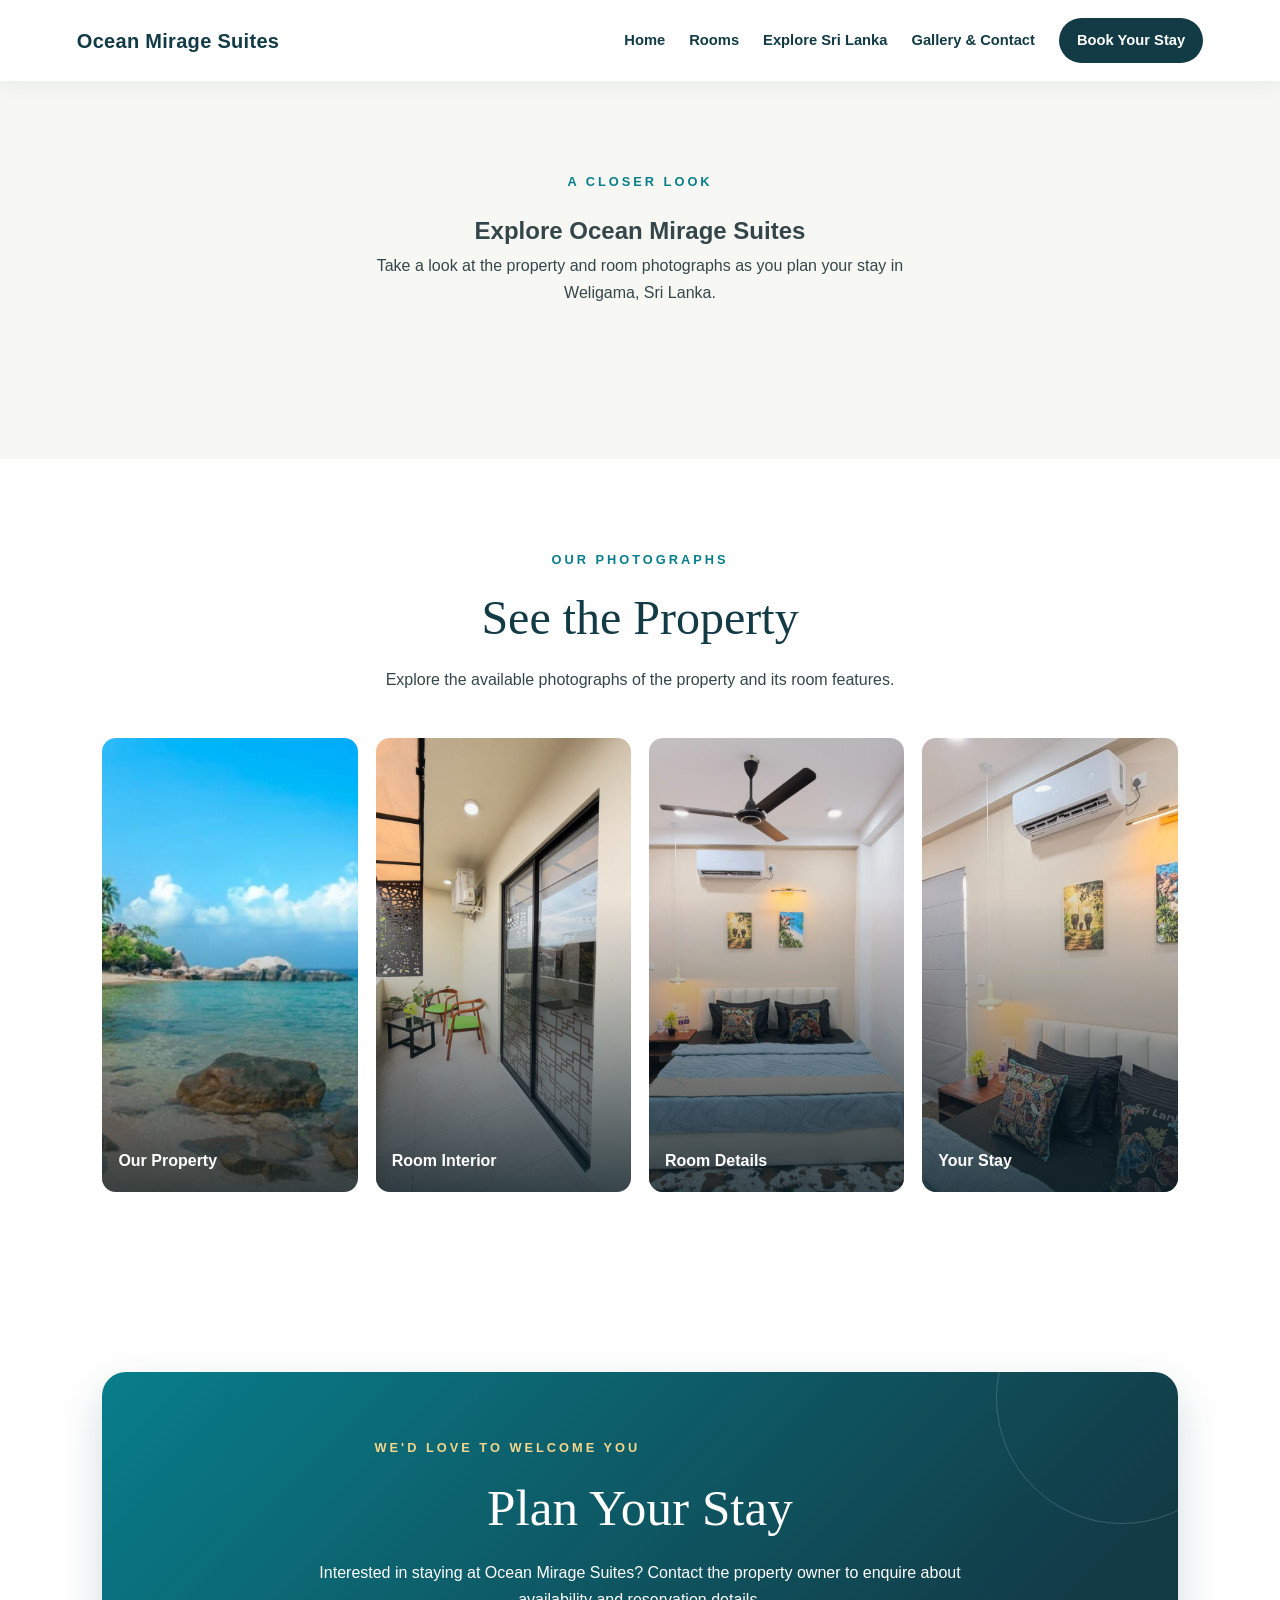
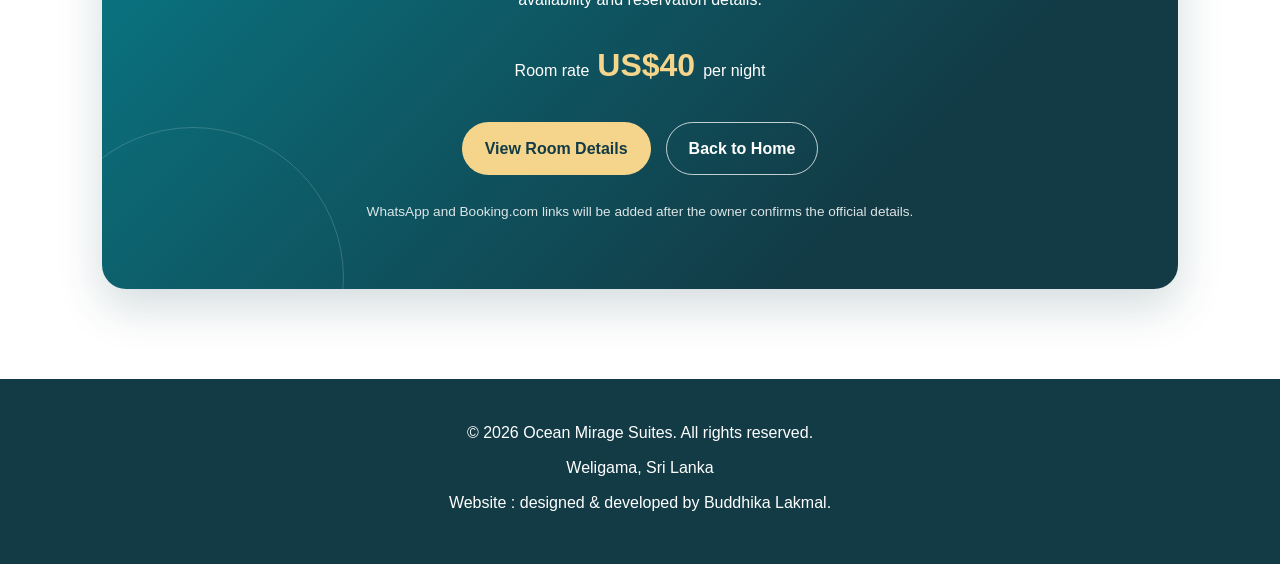
<file: gallery.html>
<!DOCTYPE html>
<html lang="en">
<head>
    <meta charset="UTF-8">
    <meta name="viewport" content="width=device-width, initial-scale=1.0">

    <meta name="description" content="View photographs of Ocean Mirage Suites and find out how to enquire about a stay in Weligama, Sri Lanka.">

    <title>Gallery &amp; Contact | Ocean Mirage Suites</title>

    <link rel="stylesheet" href="css/style.css">
    <link rel="stylesheet" href="css/responsive.css">
    <script src="js/main.js" defer></script>
</head>

<body>

    <header class="site-header">
        
<nav class="site-nav" aria-label="Main navigation">

    <a href="index.html" class="logo">Ocean Mirage Suites</a>

    <button
        class="menu-toggle"
        type="button"
        aria-label="Open navigation menu"
        aria-expanded="false"
        aria-controls="primary-menu"
    >
        ☰
    </button>

    <ul class="nav-links" id="primary-menu">
        <li><a href="index.html">Home</a></li>
        <li><a href="rooms.html">Rooms</a></li>
        <li><a href="explore.html">Explore Sri Lanka</a></li>
        <li><a href="gallery.html">Gallery &amp; Contact</a></li>
        <li><a href="index.html#contact">Book Your Stay</a></li>
    </ul>

</nav>

    </header>

    <main>

        <!-- Page Introduction -->
        <section class="section-heading">
            <p class="section-label">A CLOSER LOOK</p>

            <h1>Explore Ocean Mirage Suites</h1>

            <p>
                Take a look at the property and room photographs
                as you plan your stay in Weligama, Sri Lanka.
            </p>
        </section>

        <!-- Property Gallery -->
        <section class="gallery-preview-section">
            <div class="section-heading">
                <p class="section-label">OUR PHOTOGRAPHS</p>
                <h2>See the Property</h2>
                <p>
                    Explore the available photographs of the property
                    and its room features.
                </p>
            </div>

            <div class="gallery-grid">

                <a href="images/property/hero.jpg" class="gallery-item">
                    <img
                        src="images/property/hero.jpg"
                        alt="Ocean Mirage Suites property"
                        loading="lazy"
                    >
                    <span>Our Property</span>
                </a>

                <a href="images/rooms/room-1.jpg" class="gallery-item">
                    <img
                        src="images/rooms/room-1.jpg"
                        alt="Guest room at Ocean Mirage Suites"
                        loading="lazy"
                    >
                    <span>Room Interior</span>
                </a>

                <a href="images/rooms/room-2.jpg" class="gallery-item">
                    <img
                        src="images/rooms/room-2.jpg"
                        alt="Another view of the guest room"
                        loading="lazy"
                    >
                    <span>Room Details</span>
                </a>

                <a href="images/rooms/room-3.jpg" class="gallery-item">
                    <img
                        src="images/rooms/room-3.jpg"
                        alt="Additional accommodation photograph"
                        loading="lazy"
                    >
                    <span>Your Stay</span>
                </a>

            </div>
        </section>

        <!-- Contact and Booking Information -->
        <section class="booking-section" id="contact">
            <div class="booking-panel">
                <p class="booking-label">WE'D LOVE TO WELCOME YOU</p>

                <h2>Plan Your Stay</h2>

                <p class="booking-description">
                    Interested in staying at Ocean Mirage Suites?
                    Contact the property owner to enquire about
                    availability and reservation details.
                </p>

                <div class="booking-price">
                    <span>Room rate</span>
                    <strong>US$40</strong>
                    <span>per night</span>
                </div>

                <div class="booking-actions">
                    <a href="rooms.html" class="booking-button">
                        View Room Details
                    </a>

                    <a href="index.html" class="booking-outline-button">
                        Back to Home
                    </a>
                </div>

                <p class="booking-note">
                    WhatsApp and Booking.com links will be added
                    after the owner confirms the official details.
                </p>
            </div>
        </section>

    </main>

    <footer class="site-footer">

        <p>
            &copy; 2026 Ocean Mirage Suites.
            All rights reserved.
        </p>

        <p>Weligama, Sri Lanka</p>

         <p class="developer-credit">
        Website : designed &amp; developed by Buddhika Lakmal.
        </p>

    </footer>

</body>
</html>
</file>
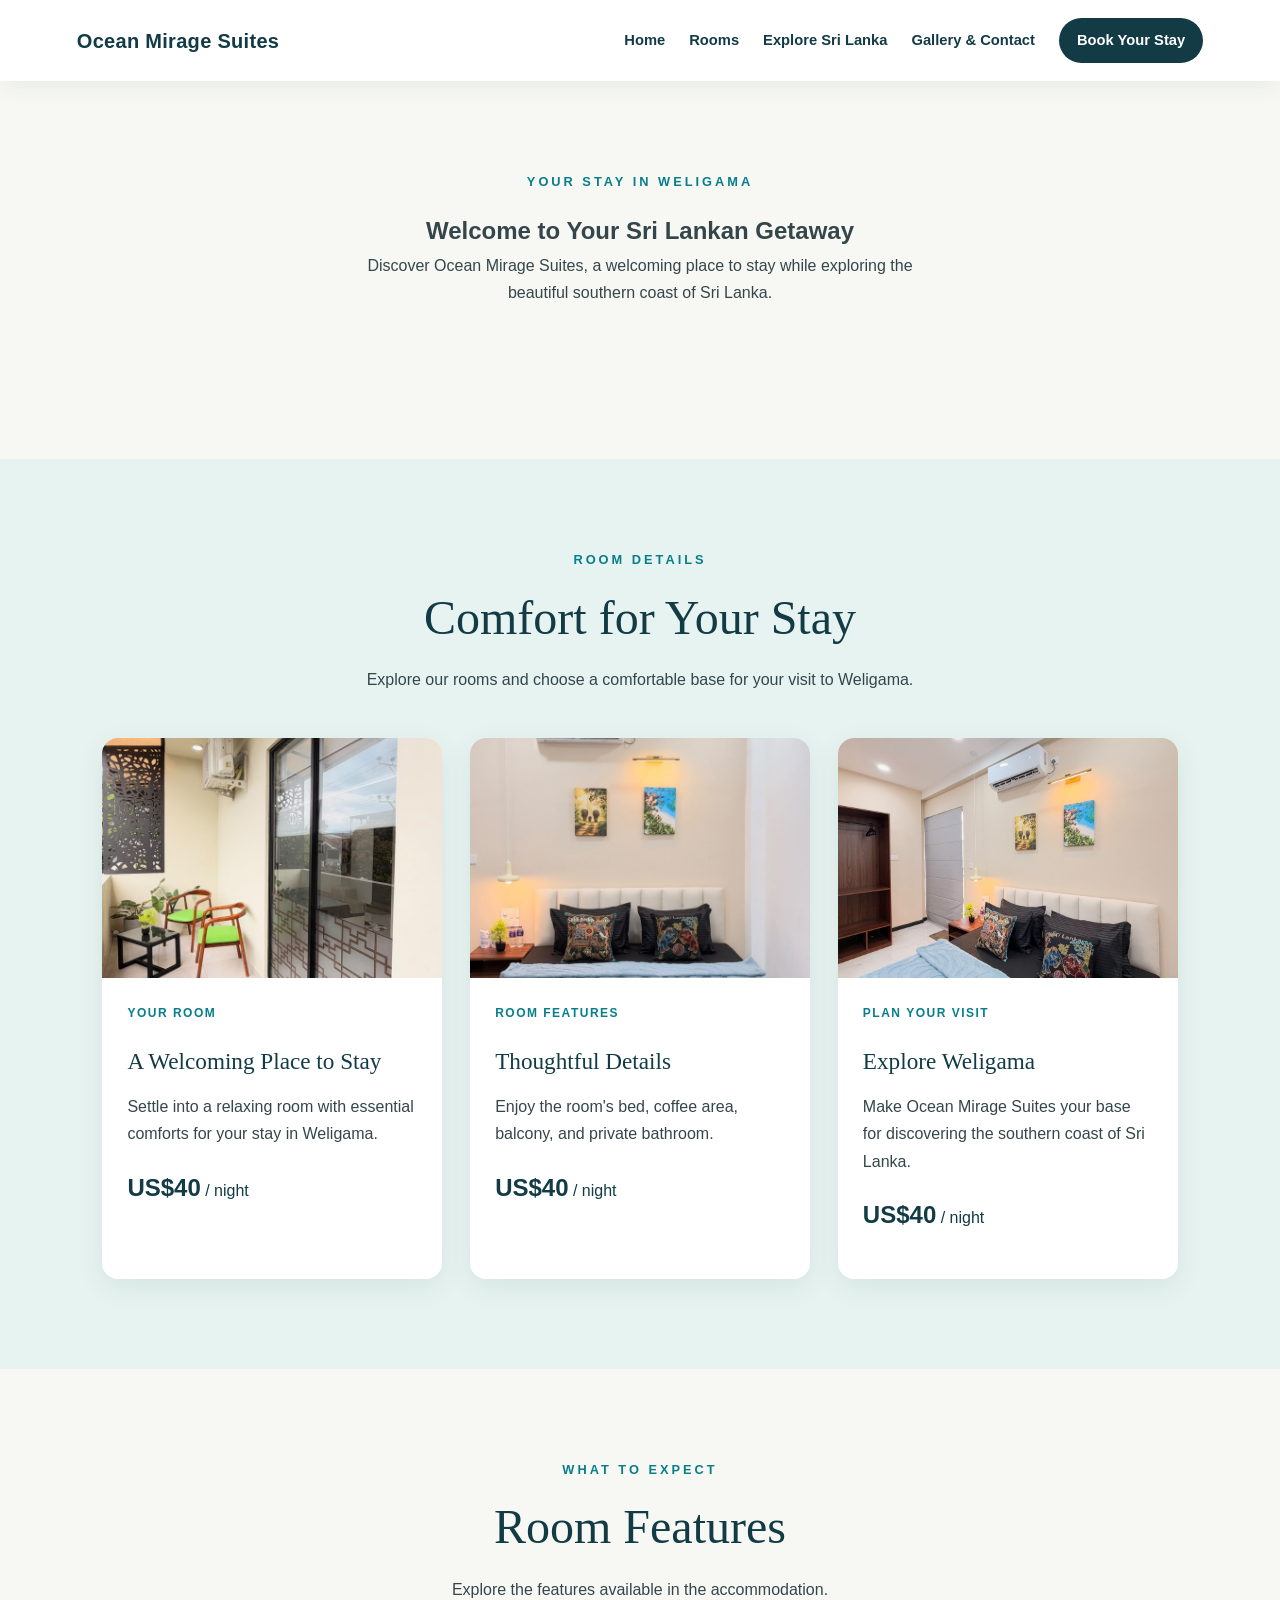
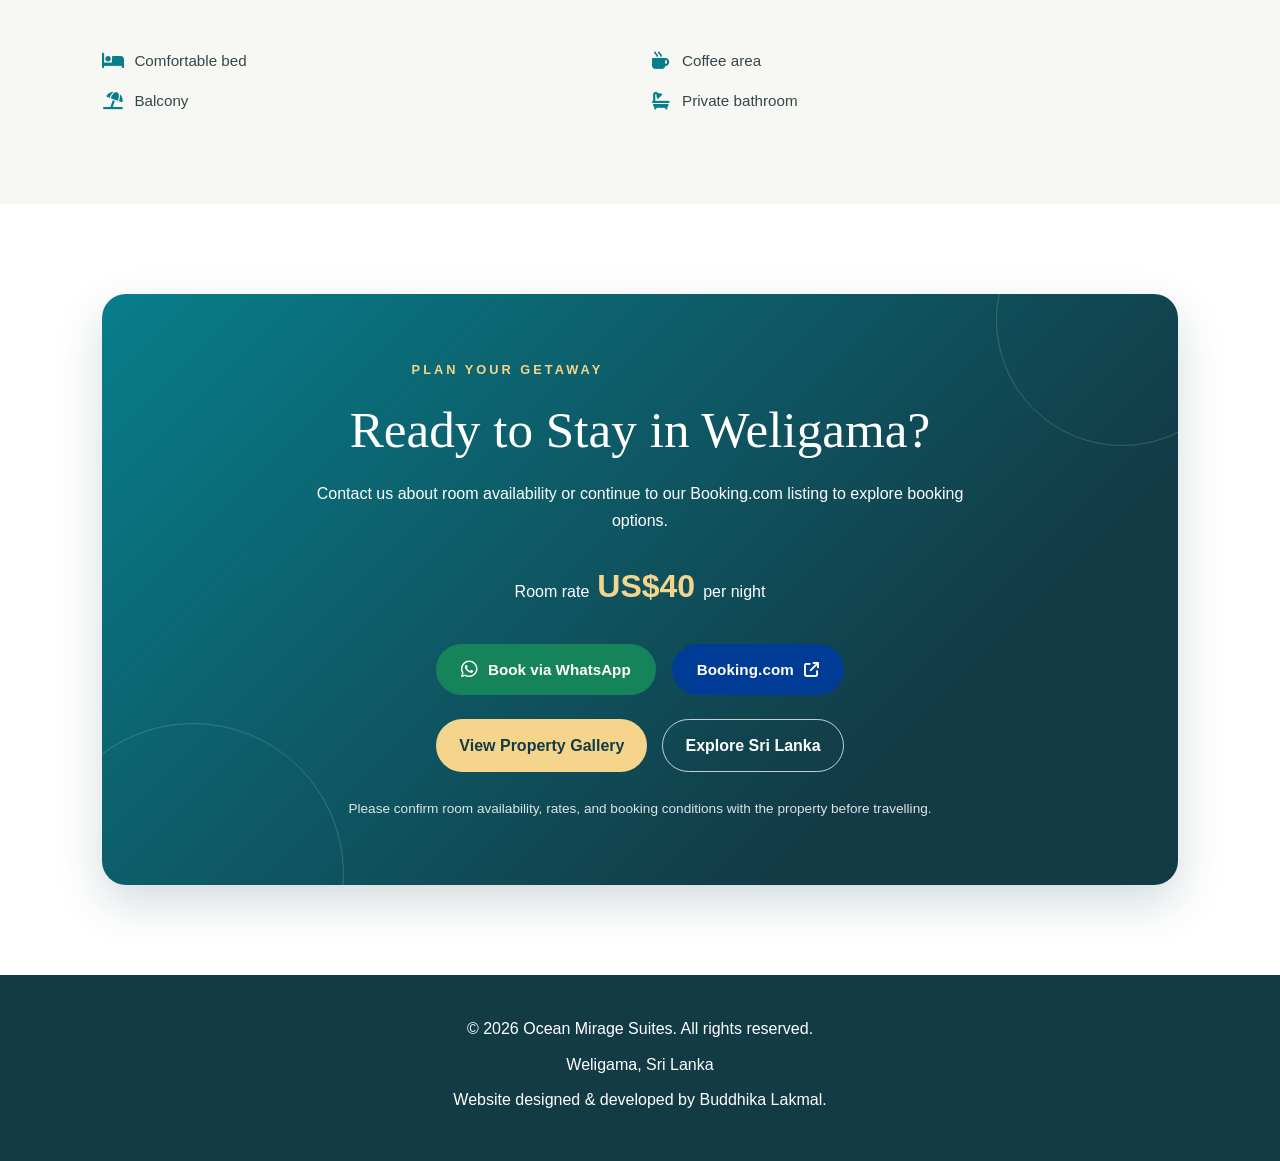
<file: rooms.html>
<!DOCTYPE html>
<html lang="en">

<head>
    <meta charset="UTF-8">
    <meta name="viewport" content="width=device-width, initial-scale=1.0">

    <meta
        name="description"
        content="Discover rooms, facilities, and booking options at Ocean Mirage Suites in Weligama, Sri Lanka."
    >

    <title>Our Rooms | Ocean Mirage Suites</title>

    <link rel="stylesheet" href="css/style.css">
    <link rel="stylesheet" href="css/responsive.css">

    <link
        rel="stylesheet"
        href="https://cdnjs.cloudflare.com/ajax/libs/font-awesome/6.7.2/css/all.min.css"
    >

    <script src="js/main.js" defer></script>
</head>

<body>

    <!-- HEADER -->
    <header class="site-header">

        <nav class="site-nav" aria-label="Main navigation">

            <a href="index.html" class="logo">
                Ocean Mirage Suites
            </a>

            <button
                class="menu-toggle"
                type="button"
                aria-label="Open navigation menu"
                aria-expanded="false"
                aria-controls="primary-menu"
            >
                ☰
            </button>

            <ul class="nav-links" id="primary-menu">
                <li><a href="index.html">Home</a></li>
                <li><a href="rooms.html" aria-current="page">Rooms</a></li>
                <li><a href="explore.html">Explore Sri Lanka</a></li>
                <li><a href="gallery.html">Gallery &amp; Contact</a></li>
                <li><a href="index.html#contact">Book Your Stay</a></li>
            </ul>

        </nav>

    </header>


    <main>

        <!-- PAGE INTRODUCTION -->
        <section class="section-heading">

            <p class="section-label">YOUR STAY IN WELIGAMA</p>

            <h1>Welcome to Your Sri Lankan Getaway</h1>

            <p>
                Discover Ocean Mirage Suites, a welcoming place to stay
                while exploring the beautiful southern coast of Sri Lanka.
            </p>

        </section>


        <!-- ROOM DETAILS -->
        <section class="featured-rooms-section">

            <div class="section-heading">

                <p class="section-label">ROOM DETAILS</p>

                <h2>Comfort for Your Stay</h2>

                <p>
                    Explore our rooms and choose a comfortable base
                    for your visit to Weligama.
                </p>

            </div>


            <div class="room-grid">

                <article class="room-card">

                    <img
                        src="images/rooms/room-1.jpg"
                        alt="Guest room at Ocean Mirage Suites"
                        loading="lazy"
                    >

                    <div class="room-card-content">

                        <p class="room-category">YOUR ROOM</p>

                        <h3>A Welcoming Place to Stay</h3>

                        <p>
                            Settle into a relaxing room with essential
                            comforts for your stay in Weligama.
                        </p>

                        <p class="room-price">
                            <strong>US$40</strong> / night
                        </p>

                    </div>

                </article>


                <article class="room-card">

                    <img
                        src="images/rooms/room-2.jpg"
                        alt="Room interior at Ocean Mirage Suites"
                        loading="lazy"
                    >

                    <div class="room-card-content">

                        <p class="room-category">ROOM FEATURES</p>

                        <h3>Thoughtful Details</h3>

                        <p>
                            Enjoy the room's bed, coffee area, balcony,
                            and private bathroom.
                        </p>

                        <p class="room-price">
                            <strong>US$40</strong> / night
                        </p>

                    </div>

                </article>


                <article class="room-card">

                    <img
                        src="images/rooms/room-3.jpg"
                        alt="Another view of the accommodation"
                        loading="lazy"
                    >

                    <div class="room-card-content">

                        <p class="room-category">PLAN YOUR VISIT</p>

                        <h3>Explore Weligama</h3>

                        <p>
                            Make Ocean Mirage Suites your base for
                            discovering the southern coast of Sri Lanka.
                        </p>

                        <p class="room-price">
                            <strong>US$40</strong> / night
                        </p>

                    </div>

                </article>

            </div>

        </section>


        <!-- ROOM FEATURES -->
        <section class="intro-section">

            <div class="section-heading">

                <p class="section-label">WHAT TO EXPECT</p>

                <h2>Room Features</h2>

                <p>
                    Explore the features available in the accommodation.
                </p>

            </div>


            <ul class="room-features">

                <li>
                    <i class="fa-solid fa-bed" aria-hidden="true"></i>
                    <span>Comfortable bed</span>
                </li>

                <li>
                    <i class="fa-solid fa-mug-hot" aria-hidden="true"></i>
                    <span>Coffee area</span>
                </li>

                <li>
                    <i class="fa-solid fa-umbrella-beach" aria-hidden="true"></i>
                    <span>Balcony</span>
                </li>

                <li>
                    <i class="fa-solid fa-bath" aria-hidden="true"></i>
                    <span>Private bathroom</span>
                </li>

            </ul>

        </section>


        <!-- BOOKING OPTIONS -->
        <section class="booking-section" id="booking">

            <div class="booking-panel">

                <p class="booking-label">PLAN YOUR GETAWAY</p>

                <h2>Ready to Stay in Weligama?</h2>

                <p class="booking-description">
                    Contact us about room availability or continue
                    to our Booking.com listing to explore booking options.
                </p>


                <div class="booking-price">

                    <span>Room rate</span>

                    <strong>US$40</strong>

                    <span>per night</span>

                </div>


                <!-- PRIMARY BOOKING BUTTONS -->
                <div class="booking-buttons">

                    <a
                        href="https://wa.me/94776996107"
                        class="whatsapp-book-btn"
                        target="_blank"
                        rel="noopener noreferrer"
                        aria-label="Enquire about a room on WhatsApp"
                    >
                        <i class="fa-brands fa-whatsapp" aria-hidden="true"></i>
                        <span>Book via WhatsApp</span>
                    </a>


                    <a
                        href="BOOKING_COM_LISTING_URL"
                        class="booking-com-btn"
                        target="_blank"
                        rel="noopener noreferrer"
                        aria-label="View Ocean Mirage Suites on Booking.com"
                    >
                        <span class="booking-com-name">Booking.com</span>
                        <i class="fa-solid fa-arrow-up-right-from-square" aria-hidden="true"></i>
                    </a>

                </div>


                <!-- SECONDARY BUTTONS -->
                <div class="booking-actions">

                    <a
                        href="gallery.html"
                        class="booking-button"
                    >
                        View Property Gallery
                    </a>

                    <a
                        href="explore.html"
                        class="booking-outline-button"
                    >
                        Explore Sri Lanka
                    </a>

                </div>


                <p class="booking-note">
                    Please confirm room availability, rates, and booking
                    conditions with the property before travelling.
                </p>

            </div>

        </section>

    </main>


    <!-- FOOTER -->
    <footer class="site-footer">

        <p>
            &copy; 2026 Ocean Mirage Suites.
            All rights reserved.
        </p>

        <p>Weligama, Sri Lanka</p>

        <p class="developer-credit">
            Website designed &amp; developed by Buddhika Lakmal.
        </p>

    </footer>

</body>

</html>
</file>
<file: css/style.css>
/* =========================================
   1. DESIGN FOUNDATION
========================================= */

:root {
    --color-ivory: #F7F8F3;
    --color-ocean: #123B46;
    --color-gold: #E9C46A;
    --color-white: #FFFFFF;
    --color-teal: #087E8B;
    --color-coral: #FF6B5F;
    --color-text: #35464B;

    --container-width: 1200px;

    --shadow-light: 0 8px 28px rgba(18, 59, 70, 0.08);
    --shadow-medium: 0 18px 38px rgba(18, 59, 70, 0.15);

    --transition: 0.3s ease;
}

* {
    margin: 0;
    padding: 0;
    box-sizing: border-box;
}

html {
    scroll-behavior: smooth;
    scroll-padding-top: 90px;
}

body {
    min-height: 100%;
    font-family: Arial, sans-serif;
    line-height: 1.7;
    color: var(--color-text);
    background: var(--color-ivory);
    animation: pageFadeIn 0.4s ease both;
}

a {
    color: inherit;
}

img {
    display: block;
    max-width: 100%;
    height: auto;
}

button,
input,
textarea,
select {
    font: inherit;
}

button,
a {
    -webkit-tap-highlight-color: transparent;
}

a:focus-visible,
button:focus-visible {
    outline: 3px solid var(--color-gold);
    outline-offset: 4px;
}

.container {
    width: min(100% - 48px, var(--container-width));
    margin-inline: auto;
}


/* =========================================
   2. HEADER AND NAVIGATION
   Supports .site-nav and older class names
========================================= */

.site-header {
    position: relative;
    z-index: 100;
    width: 100%;
    padding: 18px 6%;
    background: var(--color-white);
    box-shadow: 0 4px 20px rgba(18, 59, 70, 0.07);
}

.site-nav,
.main-navigation {
    display: flex;
    align-items: center;
    justify-content: space-between;
    gap: 24px;
    width: 100%;
    max-width: var(--container-width);
    margin-inline: auto;
}

.site-nav .logo,
.site-logo {
    flex-shrink: 0;
    color: var(--color-ocean);
    font-size: 1.25rem;
    font-weight: 700;
    letter-spacing: 0.3px;
    text-decoration: none;
}

.site-nav .nav-links,
.navigation-links {
    display: flex;
    align-items: center;
    justify-content: flex-end;
    gap: 24px;
    margin: 0;
    padding: 0;
    list-style: none;
}

.site-nav .nav-links li,
.navigation-links li {
    list-style: none;
}

.site-nav .nav-links li a,
.navigation-links li a {
    display: inline-block;
    padding: 8px 0;
    color: var(--color-ocean);
    font-size: 0.92rem;
    font-weight: 600;
    text-decoration: none;
    white-space: nowrap;
    transition: color var(--transition);
}

.site-nav .nav-links li a:hover,
.navigation-links li a:hover {
    color: var(--color-coral);
}

/* Highlight the final navigation link */
.site-nav .nav-links li:last-child a,
.navigation-links li:last-child a {
    padding: 10px 18px;
    color: var(--color-white);
    background: var(--color-ocean);
    border-radius: 30px;
    transition:
        background-color var(--transition),
        transform var(--transition);
}

.site-nav .nav-links li:last-child a:hover,
.navigation-links li:last-child a:hover {
    color: var(--color-white);
    background: var(--color-teal);
    transform: translateY(-2px);
}

/* Mobile menu button */
.menu-toggle {
    display: none;
    align-items: center;
    justify-content: center;
    width: 44px;
    height: 44px;
    padding: 0;
    color: var(--color-ocean);
    background: var(--color-ivory);
    border: 1px solid rgba(18, 59, 70, 0.15);
    border-radius: 10px;
    font-size: 1.5rem;
    cursor: pointer;
}

/* Support older menu class if used in HTML */
.nav-menu {
    display: block;
}


/* =========================================
   3. BUTTONS
========================================= */

.booking-link,
.primary-button,
.secondary-button,
.booking-button,
.booking-outline-button {
    display: inline-flex;
    align-items: center;
    justify-content: center;
    gap: 8px;
    min-height: 46px;
    padding: 12px 22px;
    border: 1px solid transparent;
    border-radius: 30px;
    font-weight: 700;
    text-align: center;
    text-decoration: none;
    cursor: pointer;
    transition:
        background-color var(--transition),
        color var(--transition),
        border-color var(--transition),
        transform var(--transition),
        box-shadow var(--transition);
}

.booking-link,
.primary-button {
    color: var(--color-white);
    background: var(--color-coral);
}

.booking-link:hover,
.primary-button:hover {
    color: var(--color-white);
    background: #E95248;
    transform: translateY(-3px);
    box-shadow: 0 8px 20px rgba(23, 45, 58, 0.18);
}

.secondary-button {
    color: var(--color-white);
    border: 2px solid rgba(255, 255, 255, 0.85);
}

.secondary-button:hover {
    color: var(--color-ocean);
    background: var(--color-white);
    transform: translateY(-3px);
}


/* =========================================
   4. HERO SECTION
========================================= */

.hero-section {
    position: relative;
    display: flex;
    flex-direction: column;
    align-items: flex-start;
    justify-content: center;
    gap: 22px;
    min-height: 650px;
    padding: 100px 8%;
    overflow: hidden;
    color: var(--color-white);

    background:
        linear-gradient(
            90deg,
            rgba(15, 31, 39, 0.78),
            rgba(15, 31, 39, 0.20)
        ),
        url("../images/property/hero.jpg");

    background-size: cover;
    background-position: center;
}

.hero-location {
    display: inline-block;
    padding: 8px 14px;
    color: var(--color-white);
    background: rgba(8, 126, 139, 0.88);
    border-radius: 30px;
    font-size: 0.95rem;
    font-weight: 700;
    letter-spacing: 2px;
    text-transform: uppercase;
}

.hero-section h1 {
    max-width: 800px;
    font-family: Georgia, serif;
    font-size: clamp(2.8rem, 6vw, 5.2rem);
    font-weight: 400;
    line-height: 1.12;
}

.hero-description {
    max-width: 600px;
    font-size: 1.1rem;
}

.hero-section .primary-button {
    color: var(--color-ocean);
    background: var(--color-white);
}

.hero-section .primary-button:hover {
    background: #E9E1D3;
}


/* =========================================
   5. SHARED SECTIONS AND HEADINGS
========================================= */

section:not(.hero-section) {
    padding: 90px 8%;
}

section h2 {
    margin-bottom: 20px;
    color: var(--color-ocean);
    font-family: Georgia, serif;
    font-size: clamp(2rem, 4vw, 3rem);
    font-weight: 400;
    line-height: 1.2;
}

section p {
    max-width: 750px;
    margin-bottom: 18px;
}

.section-heading {
    max-width: 750px;
    margin: 0 auto 45px;
    text-align: center;
}

.section-heading > p:last-child {
    margin-right: auto;
    margin-left: auto;
}

.section-label {
    color: var(--color-teal);
    font-size: 0.8rem;
    font-weight: 700;
    letter-spacing: 3px;
}

.starting-price {
    color: var(--color-ocean);
    font-size: 1.1rem;
    font-weight: 700;
}


/* =========================================
   6. HOME PAGE SECTION BACKGROUNDS
========================================= */

.introduction-section,
.gallery-preview-section {
    background: var(--color-white);
}

.featured-rooms-section {
    background: #E7F3F0;
}

.explore-section {
    color: var(--color-white);
    background: var(--color-ocean);
}

.explore-section h2 {
    color: var(--color-white);
}

.explore-section a {
    color: var(--color-gold);
}

.contact-section {
    background: #FFF0E9;
}


/* =========================================
   7. ROOM CARDS
========================================= */

.room-grid {
    display: grid;
    grid-template-columns: repeat(3, minmax(0, 1fr));
    gap: 28px;
    width: 100%;
    max-width: var(--container-width);
    margin-inline: auto;
}

.room-card {
    min-width: 0;
    overflow: hidden;
    background: var(--color-white);
    border-radius: 16px;
    box-shadow: var(--shadow-light);
    transition:
        transform var(--transition),
        box-shadow var(--transition);
}

.room-card:hover {
    transform: translateY(-6px);
    box-shadow: var(--shadow-medium);
}

.room-card > img {
    width: 100%;
    height: 240px;
    object-fit: cover;
    transition: transform 0.5s ease;
}

.room-card:hover > img {
    transform: scale(1.04);
}

.room-card-content {
    padding: 25px;
}

.room-category {
    color: var(--color-teal);
    font-size: 0.75rem;
    font-weight: 700;
    letter-spacing: 1.5px;
}

.room-card h3 {
    margin-bottom: 12px;
    color: var(--color-ocean);
    font-family: Georgia, serif;
    font-size: 1.45rem;
    font-weight: 400;
}

.room-price {
    margin-top: 20px;
    color: var(--color-ocean);
}

.room-price strong {
    font-size: 1.5rem;
}

.room-link {
    display: inline-block;
    margin-top: 12px;
    color: var(--color-teal);
    font-weight: 700;
    text-decoration: none;
}

.room-link:hover {
    color: var(--color-coral);
}

/* Room feature icons */
.room-features {
    display: grid;
    grid-template-columns: repeat(2, minmax(0, 1fr));
    gap: 14px 20px;
    margin-top: 20px;
    padding: 0;
    list-style: none;
}

.room-features li {
    display: flex;
    align-items: center;
    gap: 10px;
    min-width: 0;
    color: var(--color-text);
    font-size: 0.95rem;
}

.room-features i {
    display: inline-block;
    flex: 0 0 22px;
    width: 22px;
    color: var(--color-teal);
    font-size: 1.1rem;
    text-align: center;
}

.room-features li span {
    display: inline;
}


/* =========================================
   8. DESTINATION CARDS
========================================= */

.destination-grid {
    display: grid;
    grid-template-columns: repeat(3, minmax(0, 1fr));
    gap: 28px;
    width: 100%;
    max-width: var(--container-width);
    margin-inline: auto;
}

.destination-card {
    min-width: 0;
    overflow: hidden;
    background: var(--color-white);
    border-radius: 18px;
    box-shadow: var(--shadow-light);
    transition:
        transform var(--transition),
        box-shadow var(--transition);
}

.destination-card:hover {
    transform: translateY(-6px);
    box-shadow: var(--shadow-medium);
}

.destination-card > img {
    width: 100%;
    height: 230px;
    object-fit: cover;
    transition: transform 0.5s ease;
}

.destination-card:hover > img {
    transform: scale(1.05);
}

.destination-content {
    padding: 24px;
    color: var(--color-text);
}

.destination-category {
    color: var(--color-teal);
    font-size: 0.75rem;
    font-weight: 700;
    letter-spacing: 1.5px;
}

.destination-content h3 {
    margin-bottom: 12px;
    color: var(--color-ocean);
    font-family: Georgia, serif;
    font-size: 1.6rem;
    font-weight: 400;
}

.destination-content a {
    display: inline-block;
    margin-top: 8px;
    color: var(--color-teal);
    font-weight: 700;
    text-decoration: none;
}

.destination-content a:hover {
    color: var(--color-coral);
}

.destination-action {
    margin-top: 40px;
    text-align: center;
}


/* =========================================
   9. PHOTO GALLERY
========================================= */

.gallery-grid {
    display: grid;
    grid-template-columns: repeat(4, minmax(0, 1fr));
    gap: 18px;
    width: 100%;
    max-width: var(--container-width);
    margin-inline: auto;
}

.gallery-item {
    position: relative;
    display: block;
    min-width: 0;
    min-height: 230px;
    overflow: hidden;
    background: var(--color-ocean);
    border-radius: 14px;
    text-decoration: none;
}

.gallery-item img {
    width: 100%;
    height: 100%;
    min-height: 230px;
    object-fit: cover;
    transition:
        transform 0.5s ease,
        opacity 0.5s ease;
}

.gallery-item::after {
    position: absolute;
    inset: 0;
    content: "";
    background: linear-gradient(
        to top,
        rgba(10, 30, 38, 0.8),
        transparent 65%
    );
    pointer-events: none;
}

.gallery-item span {
    position: absolute;
    z-index: 1;
    right: 16px;
    bottom: 18px;
    left: 16px;
    color: var(--color-white);
    font-size: 1rem;
    font-weight: 700;
}

.gallery-item:hover img {
    transform: scale(1.08);
    opacity: 0.9;
}

.gallery-action {
    margin-top: 35px;
    text-align: center;
}


/* =========================================
   10. BOOKING CALL TO ACTION
========================================= */

.booking-section {
    background: var(--color-white);
}

.booking-panel {
    position: relative;
    max-width: 1100px;
    margin: 0 auto;
    padding: 65px 30px;
    overflow: hidden;
    color: var(--color-white);
    background: linear-gradient(
        135deg,
        var(--color-teal),
        var(--color-ocean) 75%
    );
    border-radius: 24px;
    text-align: center;
    box-shadow: 0 18px 45px rgba(18, 59, 70, 0.18);
}

.booking-panel > * {
    position: relative;
    z-index: 1;
}

.booking-panel::before,
.booking-panel::after {
    position: absolute;
    content: "";
    border: 1px solid rgba(255, 255, 255, 0.17);
    border-radius: 50%;
    pointer-events: none;
}

.booking-panel::before {
    top: -100px;
    right: -70px;
    width: 250px;
    height: 250px;
}

.booking-panel::after {
    bottom: -140px;
    left: -60px;
    width: 300px;
    height: 300px;
}

.booking-label {
    color: #F5D58B;
    font-size: 0.8rem;
    font-weight: 700;
    letter-spacing: 3px;
}

.booking-panel h2 {
    margin-bottom: 20px;
    color: var(--color-white);
    font-size: clamp(2rem, 4vw, 3.2rem);
}

.booking-description {
    max-width: 650px;
    margin: 0 auto 25px;
}

.booking-price {
    display: flex;
    align-items: baseline;
    justify-content: center;
    flex-wrap: wrap;
    gap: 8px;
    margin-bottom: 30px;
}

.booking-price strong {
    color: #F5D58B;
    font-size: 2rem;
}

.booking-actions {
    display: flex;
    align-items: center;
    justify-content: center;
    flex-wrap: wrap;
    gap: 15px;
}

.booking-button {
    color: var(--color-ocean);
    background: #F5D58B;
}

.booking-button:hover {
    color: var(--color-ocean);
    background: var(--color-white);
    transform: translateY(-3px);
}

.booking-outline-button {
    color: var(--color-white);
    background: transparent;
    border-color: rgba(255, 255, 255, 0.75);
}

.booking-outline-button:hover {
    color: var(--color-ocean);
    background: var(--color-white);
    transform: translateY(-3px);
}

.booking-note {
    margin: 25px auto 0;
    font-size: 0.85rem;
    opacity: 0.85;
}


/* =========================================
   11. WHATSAPP AND BOOKING.COM BUTTONS
========================================= */

.booking-buttons {
    display: flex;
    align-items: center;
    justify-content: center;
    flex-wrap: wrap;
    gap: 16px;
    margin: 0 auto 24px;
}

.whatsapp-book-btn,
.booking-com-btn {
    display: inline-flex;
    align-items: center;
    justify-content: center;
    gap: 10px;
    min-height: 50px;
    padding: 14px 24px;
    border: 1px solid transparent;
    border-radius: 30px;
    font-family: inherit;
    font-size: 0.95rem;
    font-weight: 700;
    line-height: 1.4;
    text-align: center;
    text-decoration: none;
    cursor: pointer;
    transition:
        background-color var(--transition),
        color var(--transition),
        border-color var(--transition),
        transform var(--transition),
        box-shadow var(--transition);
}

/* WhatsApp */
.whatsapp-book-btn {
    color: var(--color-white);
    background: #16845B;
}

.whatsapp-book-btn i,
.whatsapp-icon {
    color: inherit;
    font-size: 1.2rem;
}

.whatsapp-book-btn:hover {
    color: var(--color-white);
    background: #116C49;
    border-color: #116C49;
    transform: translateY(-2px);
    box-shadow: 0 8px 20px rgba(0, 0, 0, 0.15);
}

/* Booking.com */
.booking-com-btn {
    color: var(--color-white);
    background: #003B95;
}

.booking-com-btn:hover {
    color: var(--color-white);
    background: #002D72;
    transform: translateY(-2px);
    box-shadow: 0 8px 20px rgba(0, 0, 0, 0.15);
}

.booking-com-name {
    letter-spacing: 0.1px;
}

.booking-buttons a:focus-visible {
    outline: 3px solid #F5D58B;
    outline-offset: 4px;
}


/* =========================================
   12. FOOTER
========================================= */

.site-footer {
    padding: 40px 8%;
    color: var(--color-white);
    background: var(--color-ocean);
    text-align: center;
}

.site-footer p {
    margin: 0 auto 8px;
}

.site-footer a {
    color: var(--color-gold);
    text-decoration: none;
}

.site-footer a:hover {
    text-decoration: underline;
}


/* =========================================
   13. ANIMATIONS
========================================= */

@keyframes pageFadeIn {
    from {
        opacity: 0;
        transform: translateY(8px);
    }

    to {
        opacity: 1;
        transform: translateY(0);
    }
}

@keyframes heroReveal {
    from {
        opacity: 0;
        transform: translateY(22px);
    }

    to {
        opacity: 1;
        transform: translateY(0);
    }
}

.hero-section > * {
    animation: heroReveal 0.8s ease both;
}

.hero-section > *:nth-child(2) {
    animation-delay: 0.15s;
}

.hero-section > *:nth-child(3) {
    animation-delay: 0.3s;
}

.hero-section > *:nth-child(4) {
    animation-delay: 0.45s;
}

body.page-leaving {
    animation: pageFadeOut 0.22s ease forwards;
    pointer-events: none;
}

@keyframes pageFadeOut {
    from {
        opacity: 1;
        transform: translateY(0);
    }

    to {
        opacity: 0;
        transform: translateY(-5px);
    }
}


/* =========================================
   14. TABLET RESPONSIVE DESIGN
========================================= */

@media (max-width: 1000px) {
    .site-header {
        padding-right: 4%;
        padding-left: 4%;
    }

    .site-nav,
    .main-navigation {
        gap: 18px;
    }

    .site-nav .nav-links,
    .navigation-links {
        gap: 16px;
    }

    .site-nav .nav-links li a,
    .navigation-links li a {
        font-size: 0.86rem;
    }

    .room-grid,
    .destination-grid {
        grid-template-columns: repeat(2, minmax(0, 1fr));
    }

    .gallery-grid {
        grid-template-columns: repeat(2, minmax(0, 1fr));
    }

    .hero-section {
        min-height: 550px;
    }
}


/* =========================================
   15. MOBILE NAVIGATION
========================================= */

@media (max-width: 768px) {
    .site-header {
        padding: 14px 5%;
    }

    .site-nav,
    .main-navigation {
        position: relative;
        flex-wrap: wrap;
        gap: 12px;
    }

    .site-nav .logo,
    .site-logo {
        max-width: calc(100% - 60px);
        font-size: 1.1rem;
    }

    .menu-toggle {
        display: inline-flex;
        flex-shrink: 0;
        margin-left: auto;
    }

    /* Menu hidden until JavaScript adds .active */
    .site-nav .nav-links,
    .navigation-links {
        display: none;
        flex-direction: column;
        align-items: stretch;
        justify-content: flex-start;
        gap: 4px;
        width: 100%;
        padding: 12px;
        background: var(--color-white);
        border: 1px solid rgba(18, 59, 70, 0.1);
        border-radius: 14px;
        box-shadow: var(--shadow-light);
    }

    .site-nav .nav-links.active,
    .navigation-links.active,
    .nav-menu.active {
        display: flex;
    }

    .site-nav .nav-links li,
    .navigation-links li {
        width: 100%;
    }

    .site-nav .nav-links li a,
    .navigation-links li a {
        display: block;
        width: 100%;
        padding: 12px 14px;
        white-space: normal;
        border-radius: 8px;
    }

    .site-nav .nav-links li:last-child a,
    .navigation-links li:last-child a {
        margin-top: 4px;
        text-align: center;
        border-radius: 30px;
    }

    .main-navigation {
        align-items: flex-start;
    }

    .main-navigation .navigation-links {
        width: 100%;
    }
}


/* =========================================
   16. MOBILE CONTENT
========================================= */

@media (max-width: 600px) {
    section:not(.hero-section) {
        padding: 60px 6%;
    }

    .hero-section {
        min-height: 520px;
        padding: 75px 6%;
        background-position: center;
    }

    .hero-section h1 {
        font-size: clamp(2.4rem, 10vw, 3.6rem);
    }

    .hero-description {
        font-size: 1rem;
    }

    .room-grid,
    .destination-grid,
    .gallery-grid {
        grid-template-columns: 1fr;
    }

    .room-card > img {
        height: 250px;
    }

    .destination-card > img {
        height: 240px;
    }

    .gallery-item,
    .gallery-item img {
        min-height: 250px;
    }

    .room-card-content,
    .destination-content {
        padding: 22px;
    }

    .room-features {
        gap: 12px;
    }

    .booking-panel {
        padding: 45px 22px;
        border-radius: 18px;
    }

    .booking-buttons {
        flex-direction: column;
        align-items: stretch;
        gap: 12px;
    }

    .whatsapp-book-btn,
    .booking-com-btn {
        width: 100%;
    }

    .booking-actions {
        flex-direction: column;
        align-items: stretch;
        gap: 12px;
    }

    .booking-button,
    .booking-outline-button {
        width: 100%;
    }

    .site-footer {
        padding: 30px 6%;
    }
}


/* =========================================
   17. SMALL MOBILE SCREENS
========================================= */

@media (max-width: 400px) {
    .container {
        width: calc(100% - 32px);
    }

    .room-features {
        grid-template-columns: 1fr;
    }

    .booking-panel {
        padding: 38px 18px;
    }

    .booking-price {
        gap: 5px;
    }

    .booking-price strong {
        font-size: 1.8rem;
    }

    .whatsapp-book-btn,
    .booking-com-btn {
        padding: 13px 16px;
        font-size: 0.9rem;
    }
}


/* =========================================
   18. REDUCE MOTION ACCESSIBILITY
========================================= */

@media (prefers-reduced-motion: reduce) {
    html {
        scroll-behavior: auto;
    }

    *,
    *::before,
    *::after {
        animation-duration: 0.01ms !important;
        animation-iteration-count: 1 !important;
        transition-duration: 0.01ms !important;
    }

    body,
    body.page-leaving {
        animation: none;
    }
}
</file>
<file: css/responsive.css>
/* =========================================================
   OCEAN MIRAGE SUITES
   RESPONSIVE CSS
   Matches the final style.css
   ========================================================= */


/* =========================================================
   1. TABLET AND SMALL LAPTOP
   ========================================================= */

@media (max-width: 1024px) {

    .container {
        width: min(100% - 2rem, 100%);
    }

    .hero {
        min-height: 75vh;
    }

    .hero-content {
        max-width: 700px;
    }

    .rooms-grid,
    .room-grid,
    .destination-grid,
    .destinations-grid {
        grid-template-columns: repeat(2, minmax(0, 1fr));
    }

    .gallery-grid {
        grid-template-columns: repeat(3, minmax(0, 1fr));
    }

    .section {
        padding-top: 4rem;
        padding-bottom: 4rem;
    }

}


/* =========================================================
   2. MOBILE NAVIGATION - UP TO 768px
   ========================================================= */

.site-nav {
    position: relative;
}

.menu-toggle {
    display: none;
    border: none;
    background: transparent;
    color: var(--color-ocean);
    font-size: 1.8rem;
    cursor: pointer;
    padding: 0.4rem 0.7rem;
}

.nav-links {
    list-style: none;
    margin: 0;
    padding: 0;
}


@media (max-width: 768px) {

    /* Navigation layout */

    .site-nav {
        display: flex;
        align-items: center;
        justify-content: space-between;
        flex-wrap: wrap;
        gap: 0.5rem;
    }

    .site-nav .logo {
        font-size: 1.05rem;
        font-weight: 700;
        letter-spacing: 0.02em;
        text-decoration: none;
        max-width: calc(100% - 65px);
    }

    /* Mobile menu button */

    .menu-toggle {
        display: inline-flex;
        align-items: center;
        justify-content: center;
        flex-shrink: 0;
        color: var(--color-ocean);
        font-size: 1.7rem;
        line-height: 1;
        border: 1px solid rgba(18, 59, 70, 0.15);
        border-radius: 12px;
        background: rgba(255, 255, 255, 0.8);
        box-shadow: 0 4px 14px rgba(18, 59, 70, 0.08);
        transition:
            background-color 0.25s ease,
            transform 0.25s ease;
    }

    .menu-toggle:hover {
        background: var(--color-gold);
        transform: translateY(-1px);
    }

    .menu-toggle:focus-visible {
        outline: 2px solid var(--color-teal);
        outline-offset: 3px;
    }

    /* Hide menu until button is clicked */

    .site-nav .nav-links {
        display: none;
        flex-direction: column;
        align-items: stretch;
        width: 100%;
        gap: 0.25rem;
        margin: 0.8rem 0 0;
        padding: 0.65rem;
        background: rgba(255, 255, 255, 0.97);
        border: 1px solid rgba(18, 59, 70, 0.10);
        border-radius: 16px;
        box-shadow: 0 12px 30px rgba(18, 59, 70, 0.12);
    }

    /* Show menu when JavaScript adds is-open */

    .site-nav .nav-links.is-open {
        display: flex;
    }

    .site-nav .nav-links li {
        width: 100%;
    }

    .site-nav .nav-links li a {
        display: block;
        width: 100%;
        padding: 0.85rem 1rem;
        color: var(--color-ocean);
        font-size: 0.95rem;
        font-weight: 600;
        letter-spacing: 0.01em;
        text-decoration: none;
        border-radius: 10px;
        transition:
            background-color 0.2s ease,
            color 0.2s ease;
    }

    .site-nav .nav-links li a:hover,
    .site-nav .nav-links li a:focus-visible {
        background: rgba(233, 196, 106, 0.25);
        color: var(--color-teal);
    }

    /* Last navigation link - booking CTA */

    .site-nav .nav-links li:last-child a {
        margin-top: 0.25rem;
        background: var(--color-ocean);
        color: #FFFFFF;
        text-align: center;
    }

    .site-nav .nav-links li:last-child a:hover {
        background: var(--color-teal);
    }


    /* Hero section */

    .hero {
        min-height: 65vh;
        padding: 4rem 1.25rem;
        background-position: center;
    }

    .hero-content {
        width: 100%;
        max-width: 600px;
        margin-inline: auto;
    }

    .hero h1 {
        font-size: clamp(2rem, 6vw, 3.2rem);
        line-height: 1.15;
    }

    .hero p {
        font-size: 1rem;
        line-height: 1.7;
    }


    /* General sections */

    .section {
        padding: 3.5rem 0;
    }

    .section-title,
    .section-heading {
        font-size: clamp(1.7rem, 5vw, 2.4rem);
        line-height: 1.25;
    }

    .section-description {
        max-width: 100%;
    }


    /* Room cards and destination cards */

    .rooms-grid,
    .room-grid,
    .destination-grid,
    .destinations-grid {
        grid-template-columns: repeat(2, minmax(0, 1fr));
        gap: 1.25rem;
    }

    .room-card,
    .destination-card {
        min-width: 0;
    }

    .room-card img,
    .destination-card img {
        max-width: 100%;
        height: auto;
        object-fit: cover;
    }


    /* Gallery */

    .gallery-grid {
        grid-template-columns: repeat(2, minmax(0, 1fr));
        gap: 0.8rem;
    }

    .gallery-grid img {
        width: 100%;
        height: 200px;
        object-fit: cover;
    }


    /* Booking panel */

    .booking-panel {
        padding: 2rem 1.25rem;
    }

    .booking-buttons {
        display: flex;
        flex-wrap: wrap;
        justify-content: center;
        gap: 0.75rem;
    }

    .booking-buttons a,
    .booking-buttons button {
        max-width: 100%;
    }


    /* Footer */

    .footer-content,
    .footer-grid {
        grid-template-columns: repeat(2, minmax(0, 1fr));
        gap: 1.5rem;
    }

}


/* =========================================================
   3. SMALL MOBILE - UP TO 480px
   ========================================================= */

@media (max-width: 480px) {

    .container {
        width: calc(100% - 1.5rem);
    }

    .section {
        padding: 2.75rem 0;
    }

    /* Navigation */

    .site-nav .logo {
        font-size: 0.98rem;
    }

    .menu-toggle {
        font-size: 1.5rem;
        padding: 0.4rem 0.6rem;
    }


    /* Hero */

    .hero {
        min-height: 58vh;
        padding: 3rem 1rem;
    }

    .hero h1 {
        font-size: clamp(1.8rem, 8vw, 2.5rem);
    }

    .hero p {
        font-size: 0.95rem;
    }


    /* Stack cards on narrow screens */

    .rooms-grid,
    .room-grid,
    .destination-grid,
    .destinations-grid,
    .footer-content,
    .footer-grid {
        grid-template-columns: minmax(0, 1fr);
    }

    .room-card img,
    .destination-card img {
        width: 100%;
    }


    /* Gallery */

    .gallery-grid {
        grid-template-columns: repeat(2, minmax(0, 1fr));
        gap: 0.5rem;
    }

    .gallery-grid img {
        height: 145px;
    }


    /* Buttons */

    .btn,
    .button {
        max-width: 100%;
    }

    .booking-buttons {
        flex-direction: column;
        align-items: stretch;
    }

    .booking-buttons a,
    .booking-buttons button {
        width: 100%;
        text-align: center;
    }

    .booking-panel {
        padding: 1.5rem 1rem;
    }


    /* Text safety */

    h1,
    h2,
    h3,
    p,
    a {
        overflow-wrap: anywhere;
    }

}


/* =========================================================
   4. EXTRA SMALL MOBILE - UP TO 360px
   ========================================================= */

@media (max-width: 360px) {

    .container {
        width: calc(100% - 1.25rem);
    }

    .site-nav .logo {
        font-size: 0.9rem;
    }

    .hero h1 {
        font-size: 1.8rem;
    }

    .gallery-grid {
        grid-template-columns: minmax(0, 1fr);
    }

    .gallery-grid img {
        height: 190px;
    }

}


/* =========================================================
   5. REDUCED MOTION ACCESSIBILITY
   ========================================================= */

@media (prefers-reduced-motion: reduce) {

    *,
    *::before,
    *::after {
        scroll-behavior: auto !important;
        animation-duration: 0.01ms !important;
        animation-iteration-count: 1 !important;
        transition-duration: 0.01ms !important;
    }

}
</file>
